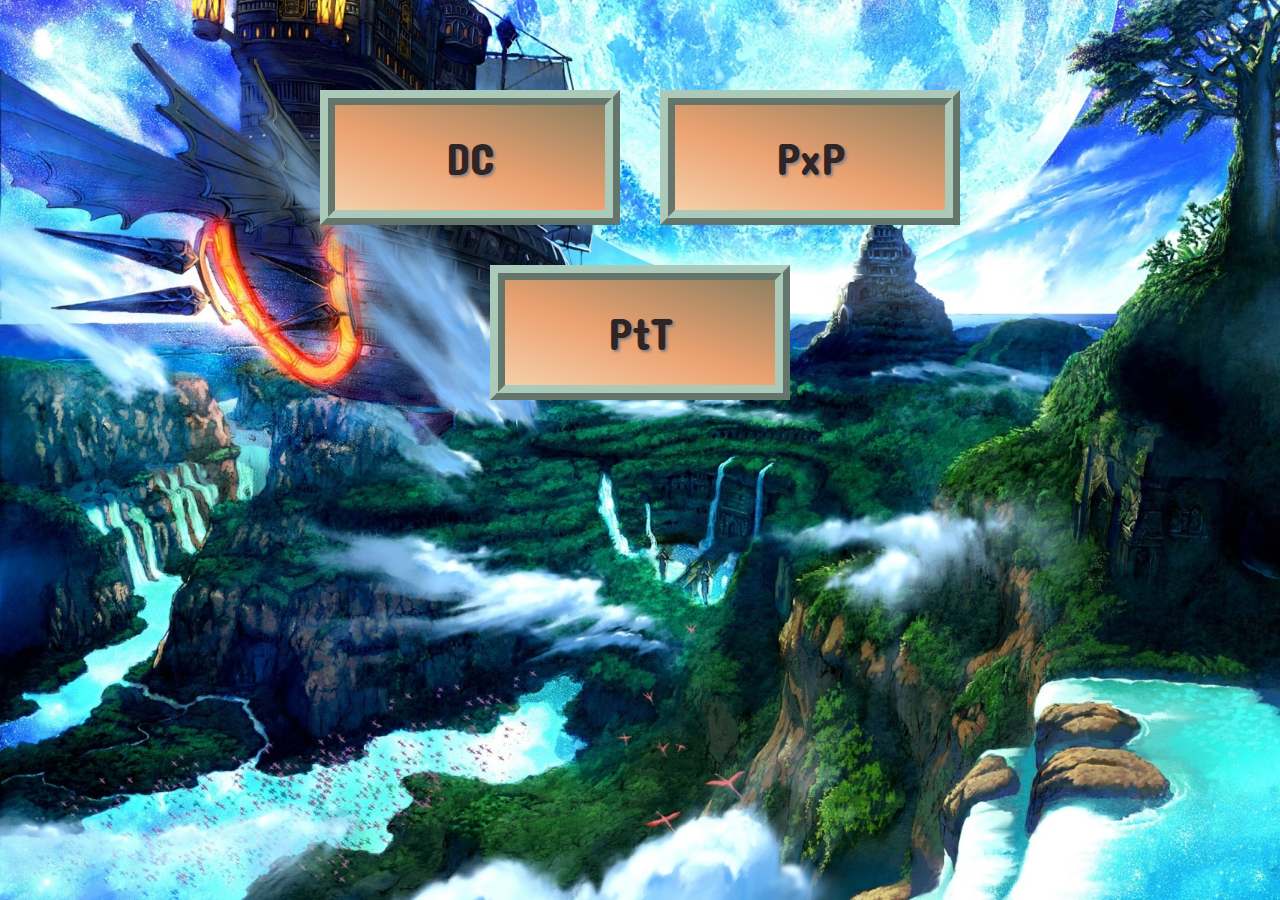
<file: index.html>
<!DOCTYPE html>
<html lang="en">

<head>
    <meta charset="UTF-8">
    <meta http-equiv="X-UA-Compatible" content="IE=edge">
    <meta name="viewport" content="width=device-width, initial-scale=1.0">
    <link rel="stylesheet" href="css/style.css">
</head>

<body>
    <div class="main">
        <div class="games">
            <a href="cards/index.html" class="game__link">
                <div class="cards game">DC <br></div>
            </a>
            <a href="pixels/index.html" class="game__link">
                <div class="pixels game">PxP <br></div>
            </a>
            <a href="treasure/index.html" class="game__link">
                <div class="treasure game">PtT <br></div>
            </a>

        </div>
    </div>
</body>

</html>
</file>
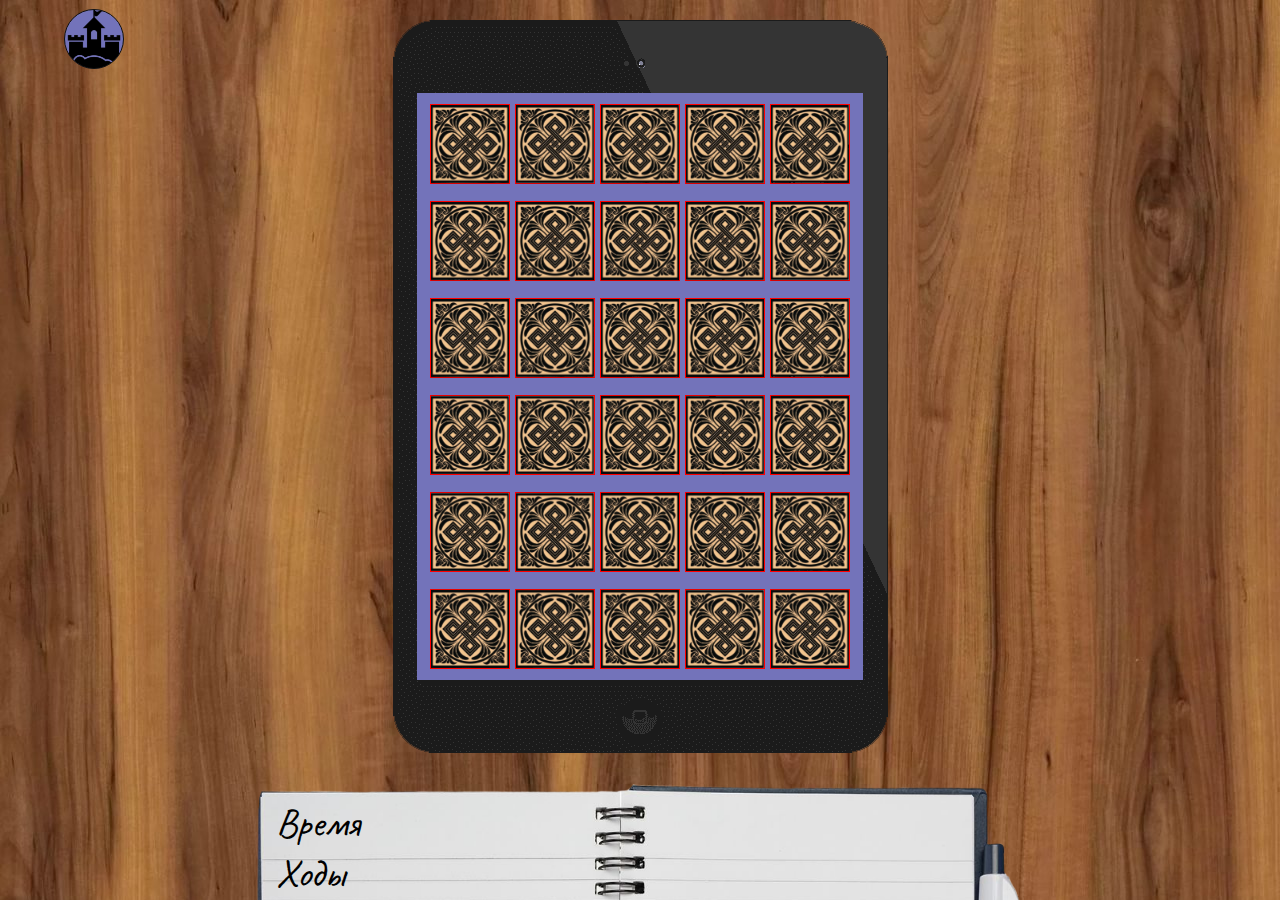
<file: cards/index.html>
<!DOCTYPE html>
<html lang="en">

<head>
    <meta charset="UTF-8">
    <meta http-equiv="X-UA-Compatible" content="IE=edge">
    <meta name="viewport" content="width=device-width, initial-scale=1.0">
    <link rel="stylesheet" href="css/style.css">
</head>

<body>
    <a href="../index.html" class="btn__home"></a>
    <div class="tablet">
        <div class="cards"></div>
        
    </div>
    <div class="stats">
        <div class="timer">Время <span></span></div>
        <div class="moves">Ходы <span></span></div>
    </div>
    <div class="result">

    </div>
    <div class="btn">рестарт</div>
    <script src="js/script.js"></script>
</body>

</html>
</file>
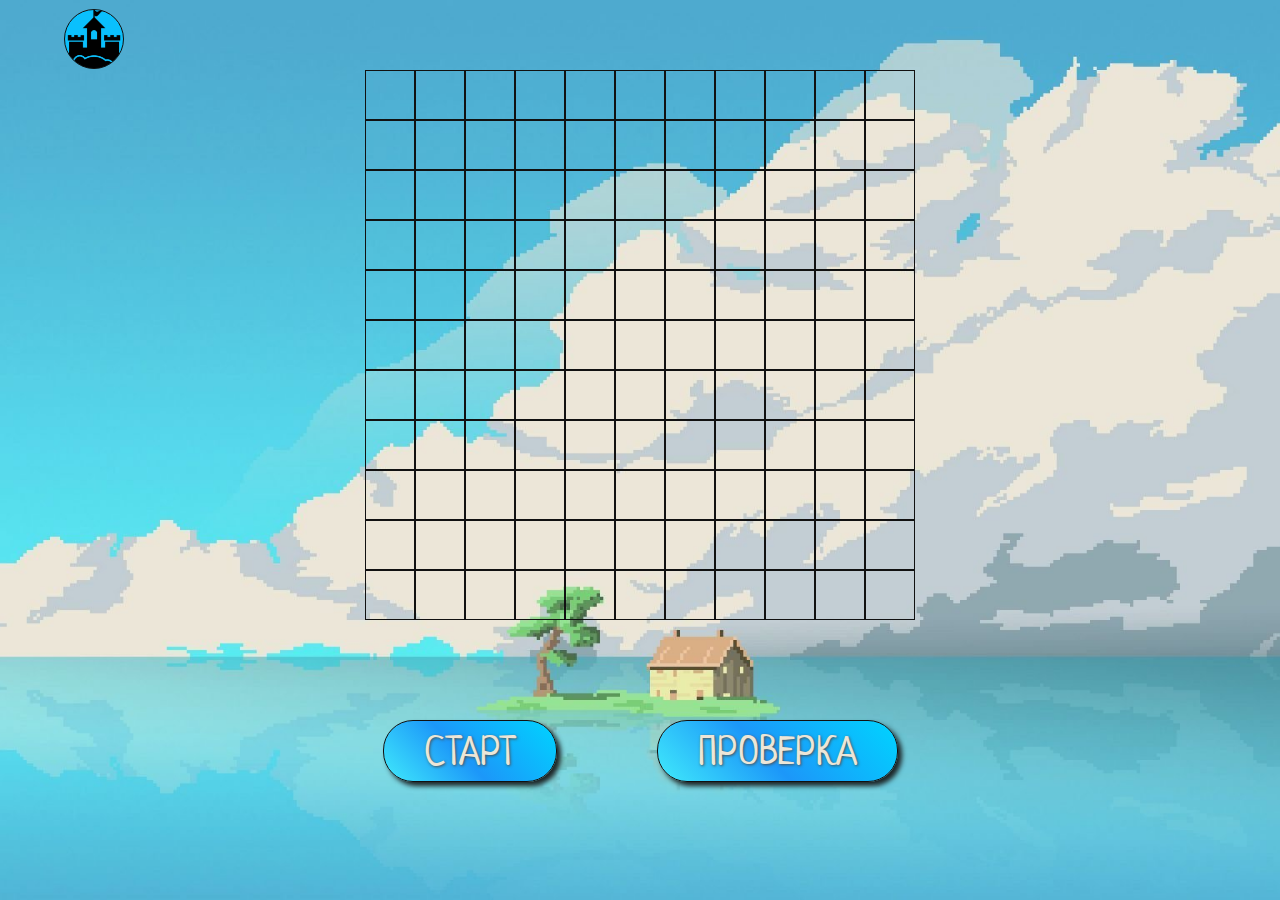
<file: pixels/index.html>
<!DOCTYPE html>
<html lang="ru">

<head>
    <meta charset="UTF-8">
    <meta http-equiv="X-UA-Compatible" content="IE=edge">
    <meta name="viewport" content="width=device-width, initial-scale=1.0">
    <link rel="stylesheet" href="css/style.css">
</head>

<body>
    <a href="../index.html" class="btn__home"></a>
    <div class="web"></div>
    <div class="btns">
        <div class="button btn-start">СТАРТ</div>
        <div class="button btn-test">ПРОВЕРКА</div>
    </div>
        <div class="result">
        <div class="result-text">результаты</div>
        <div class="button btn-retry">РЕСТАРТ</div>
    </div>
    <script src="js/base.js"></script>
    <script src="js/script.js"></script>
</body>

</html>
</file>
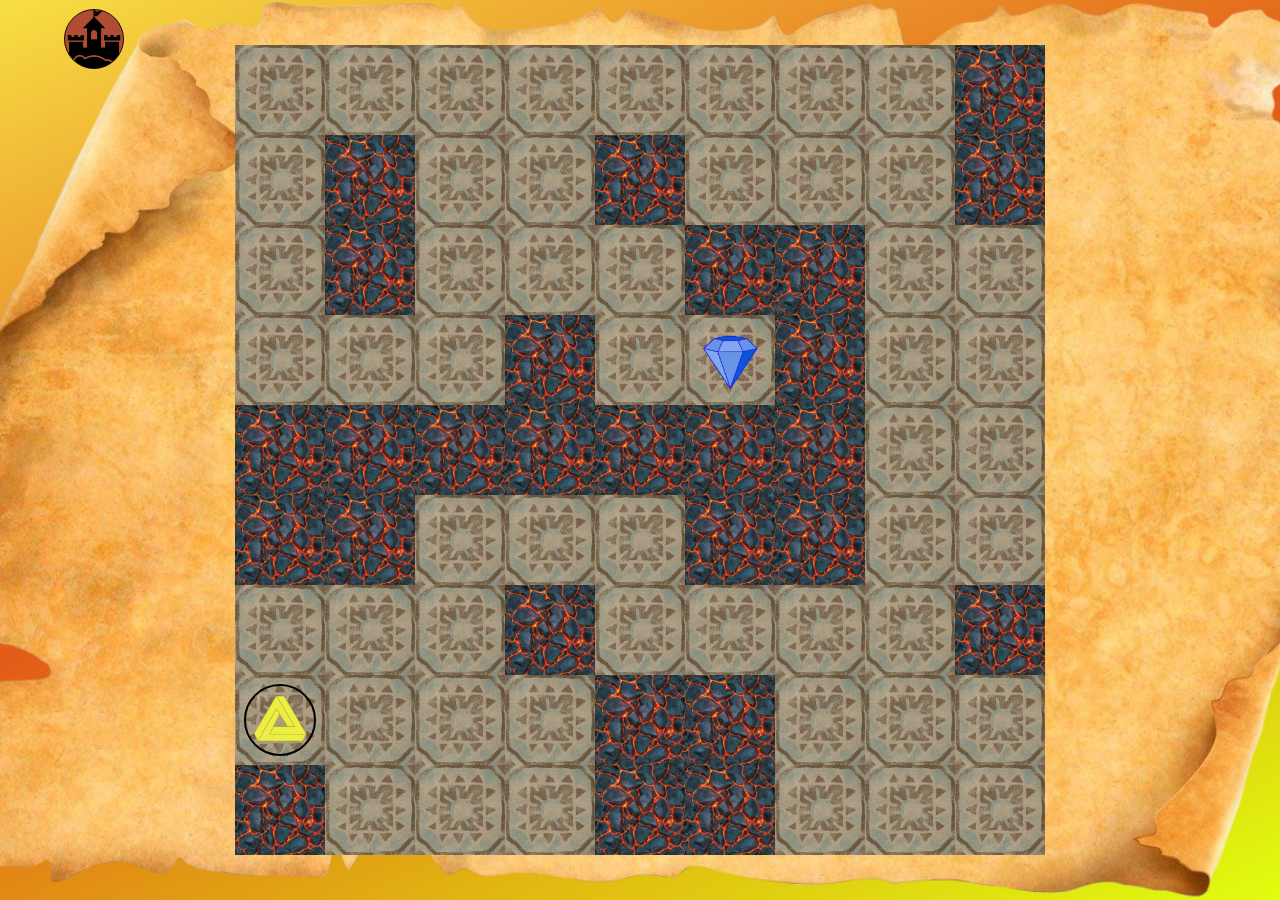
<file: treasure/index.html>
<!DOCTYPE html>
<html lang="en">

<head>
    <meta charset="UTF-8">
    <meta http-equiv="X-UA-Compatible" content="IE=edge">
    <meta name="viewport" content="width=device-width, initial-scale=1.0">
    <link rel="stylesheet" href="css/style.css">
    <title>Treasure</title>
</head>

<body>
    <a href="../index.html" class="btn__home"></a>
    <div class="frame">
        <div class="web"></div>
        <div class="control">
            <div class="btn up"></div>
            <div class="btn left"></div>
            <div class="btn right"></div>
            <div class="btn down"></div>
        </div>
        <div class="result"></div>
    </div>
    <script src="js/base.js"></script>
    <script src="js/script.js"></script>

</body>

</html>
</file>
<file: css/style.css>
@import url('null.css');
@import url('https://fonts.googleapis.com/css2?family=Concert+One&display=swap');

.main{
    background-image: url(../img/bg.jpg);
    height: 100vh;
    background-position: top left;
    background-repeat: no-repeat;
    background-size: cover;
}
.games{
    display: flex;
    justify-content: center;
    align-items: center;
    gap: 40px;
    max-width: 800px;
    margin: 0 auto;
    padding-top: 10vh;
    flex-wrap: wrap;
}
.game__link{
    width: 300px;
      
}
.game{
    color: #302524;
    background: linear-gradient(17deg, rgba(245,207,170,1) 0%, rgba(236,162,113,1) 45%, rgba(145,128,98,1) 100%);
    font-family: 'Concert One', cursive;
    text-align: center;
    width: 100%;
    height: 100%;
    font-size: 45px;
    padding: 30px;
    border: #111 1px solid;
    cursor: pointer;
    border: 4mm ridge #abcab9;
    transition: all 400ms;
    text-shadow: rgb(129, 124, 124) 2px 2px 3px;
}
.cards:hover::after{
    content: 'Duplicate Cards';
    color: #abcab9;
    text-shadow: #111 2px 2px 3px; 
}
.pixels:hover::after{
    content: 'Pixel Pictures';
    color: #abcab9;
    text-shadow: #111 2px 2px 3px; 
}
.treasure:hover::after{
    content: 'Path to Treasure';
    color: #abcab9;
    text-shadow: #111 2px 2px 3px; 
}

.game:hover{
    border: 4mm ridge #70867A;
    background: linear-gradient(17deg, rgb(189, 155, 123) 0%,rgb(204, 130, 81) 45%,rgb(179, 158, 122) 100%);
    text-shadow: rgb(233, 228, 228) 2px 2px 3px;
}
</file>
<file: cards/css/style.css>
@import url('null.css');
@import url('https://fonts.googleapis.com/css2?family=Caveat:wght@600&display=swap');
body{
    background: url(../img/bg.jpg);
    justify-content: center;
    display: flex;
    
}
.btn__home{
    position: absolute;
    top: 1%;
    left: 5%;
    background-image: url(../img/home.png);
    width: 60px;
    height: 60px;
    background-position: center;
    background-repeat: no-repeat;
    background-size: cover;
    cursor: pointer;
    z-index: 10;
    border-radius: 50%;
    border: #111 1px solid;
    background-color: #7373ba;
}
.tablet{
    position: relative;
    background-image: url(../img/tablet1.png); 
    background-position: center;
    background-size: cover;
    background-repeat: no-repeat;
    margin-top: 20px;
    max-width: 495px;
    max-height: 733px;
    z-index: 8;
    display: flex;
    justify-content: center;
    align-items: center;
}
.cards{
    background-color: #7373ba;
    justify-content: center;
    display: flex;
    width: 90%;
    height: 80%;
    padding: 5px;
    gap: 5px;
    flex-wrap: wrap;
    align-items: center;
    justify-content: center;
    z-index: 1;
}
.block{
    width: 80px;
    height: 80px;
}
.card{
    position: relative;
    width: 100%;
    height: 100%;
    font-size: 40px;
    text-align: center;
    border: red 1px solid;
    transform:  rotateY(180deg);
    transition: all 200ms;
}
.card::after{
    position: absolute;
    content: '';
    width: 100%;
    height: 100%;
    background-image: url(../img/card.jpg);
    background-size: cover;
    background-position: center;
    left: 0;
    right: 0;
    top: 0;
    bottom: 0;
    transform:  rotateY(180deg);
    transition: all 200ms;
    opacity: 1;
}
.check{
    background-color: aqua;
    transform:  rotateY(0deg);
    transition: all 200ms;
}
.check:after{
    transform:  rotateY(180deg);
    transition: all 200ms;
    opacity: 0;
}
.stats{
    font-family: 'Caveat', cursive;
    position: absolute;
    font-size: 40px;
    bottom: 0;
    background-image: url(../img/note.png);
    background-size: cover;
    background-position: top center;
    width: 60%;
    height: 13%;
    padding: 20px;
    display: flex;
    flex-direction: column;
    gap: 10px;
}
.hide{
    display: none;
}
.timer span, 
.moves span{
    float: right;
    padding-right: 75px;
}
.result{
    font-family: 'Caveat', cursive;
    display: none;
    position: absolute;
    top: 30%;
    left: 50%;
    font-size: 40px;
    line-height: 53px;
    padding: 10px;
    transform: translate(-50%,-50%);
    width: 320px;
    height: 200px;
    background-image: url(../img/note.png);
    background-position: 18% 10%;
    z-index: 10;    
}
.btn{
    display: none;
    position: absolute;
    top: 37%;
    left: 53%;
    transform: translate(-50%,-50%);
    font-family: 'Caveat', cursive;
    font-size: 40px;
    z-index: 11;
    transform: rotate(15deg);
    background-color: #dbe23c;
    box-shadow: 2px 2px 5px;
    padding: 5px 15px;
    cursor: pointer;
    transition: all 400ms;
}
.btn:hover{
    top: 40%;
    left: 55%;
    transform: rotate(30deg);
    transition: all 400ms;
}
.active{
    display: block;
}


@media(max-width:540px){
    .block{
        width: 70px;
        height: 70px;
    }
    .tablet{
        
        padding: 67px 15px;
        max-height: 650px;
        max-width: 440px;
    }
    .cards{
        width: 95%;
        height: 100%;
    }
    .stats{
        width: 80%;
        height: 20%;
    }
}
@media(max-width:480px){
    .block{
        width: 65px;
        height: 65px;
    }
    .tablet{
        padding: 60px 15px;
        max-height: 610px;
        max-width: 415px;
    }
}
@media(max-width:420px){
    .block{
        width: 57px;
        height: 57px;
    }
    .tablet{
        padding: 55px 10px;
        max-height: 550px;
        max-width: 370px;
    }
}
@media(max-width:370px){
    .block{
        width: 50px;
        height: 50px;
    }
    .tablet{
        padding: 50px 10px;
        max-height: 480px;
        max-width: 320px;
    }
}
</file>
<file: pixels/css/style.css>
@import url('null.css');
@import url('https://fonts.googleapis.com/css2?family=Neucha&display=swap');

body{
    font-family: 'Neucha', cursive;
    font-size: 40px;
    display: flex;
    flex-direction: column;
    align-items: center;
    gap: 30px;
    background-image: url(../img/bg.jpg);
    background-position: center;
    background-repeat: no-repeat;
    background-size: cover;
    /* position: relative; */
}
.btn__home{
    position: absolute;
    top: 1%;
    left: 5%;
    background-image: url(../img/home.png);
    width: 60px;
    height: 60px;
    background-position: center;
    background-repeat: no-repeat;
    background-size: cover;
    cursor: pointer;
    z-index: 10;
    border-radius: 50%;
    border: #111 1px solid;
    background-color: #0ac0fd;
}
.web{
    display: grid;
    grid-template-columns: repeat(11,1fr);
    max-width: 550px;
    margin: 70px auto;
}
.block{
    width: 50px;
    height: 50px;
    border: #111 1px solid;
}
.block.checked{
    background-color: #111;
}
.btns   {
    display: flex;
    gap: 100px;
}
.pixel.checked{
    background-color: red;
    opacity: 0.5;
    width: 100%;
    height: 100%;
}
.button{
    color: #ece6d8;
    text-shadow: #4a4f52 1px 1px 3px;
    font-size: 40px;
    display: inline-block;
    background: linear-gradient(47deg, rgba(64,234,251,1) 0%, rgba(28,151,249,1) 45%, rgba(0,212,255,1) 100%);
    border: #111 1px solid;
    padding: 10px 40px;
    border-radius: 30px;
    box-shadow: #1d2527 4px 4px 5px;
}
.result{
    width: 550px;
    padding: 60px;
    display: flex;
    gap: 10px;
    flex-direction: column;
    align-items: center;
    position: absolute;
    top: -30%;
    left: 50%;
    transform: translate(-50%,-50%);
    background-color: #111;
    clip-path: polygon(100.00% 0.00%,100.00% 75%,50% 100%,0.00% 75%,0.00% 0.00%,50% 15%);
    transition: all 300ms ease-out;
    z-index: 10;
}
.result::after{
    position: absolute;
    content: '';
    width: 100%;
    height: 100%;
    background: linear-gradient(0deg, rgba(236,230,216,1) 0%, rgba(195,206,212,1) 45%, rgba(144,169,176,1) 100%);
    top: -4px;
    left: -4px;
    z-index: -1;
    clip-path: polygon(100.00% 0.00%,100.00% 75%,50% 100%,0.00% 75%,0.00% 0.00%,50% 15%);
}
.result.active{
    top: 75%;
    
}
.btn-retry{
    margin: 10px;
}

@media(max-width: 570px){
    .block{
        width: 40px;
        height: 40px;
    }
    .web{
        width: 440px;
    }
    .btns{
        gap: 30px;
    }
    .result.active{
        top: 70%;
        width: 440px;
    }
}
@media(max-width: 450px){
    .block{
        width: 29px;
        height: 29px;
    }
    .web{
        margin-bottom: 20px;
        width: 319px;
    }
    .btns{
        flex-direction: column;
        align-items: center;
        gap: 30px;
    }
    .result.active{
        top: 78%;
        width: 319px;
    }
}
</file>
<file: treasure/css/style.css>
@import url('null.css');
@import url('https://fonts.googleapis.com/css2?family=Caveat:wght@700&display=swap');

body{
    background: linear-gradient(156deg, rgba(247,223,68,1) 0%, rgba(226,91,23,1) 45%, rgba(224,254,14,1) 100%);;
}
.btn__home{
    position: absolute;
    top: 1%;
    left: 5%;
    background-image: url(../img/home.png);
    width: 60px;
    height: 60px;
    background-position: center;
    background-repeat: no-repeat;
    background-size: cover;
    cursor: pointer;
    z-index: 10;
    border-radius: 50%;
    border: #111 1px solid;
    background-color: #af4c32;
}
.frame {
    padding: 30px 10px;
    background-image: url(../img/bg.png);
    background-position: center;
    background-repeat: no-repeat;
    background-size: cover;
    height: 100%;
    display: flex;
    flex-direction: column;
    align-items: center;
    justify-content: center;
    gap: 60px;
    position: relative;
}

.web {
    display: grid;
    grid-template-columns: repeat(9, 1fr);
    width: 810px;
   
}
.control{

    position: relative;
    display: none;
    width: 100px;
    height: 100px;
}
.btn{
    position: absolute;
    background-color: rgb(92, 18, 18);
    width: 50px;
    height: 50px;
    clip-path: polygon(0% 20%, 60% 20%, 60% 0%, 100% 50%, 60% 100%, 60% 80%, 0% 80%);
    cursor: pointer;
}
.up{
    top:-50%;
    right: 25%;
    transform: rotate(-90deg);
}
.left{
    top: 0;
    left: -25%;
    transform: rotate(180deg);
}
.right{
    right: -25%;
    top: 0;
}
.down{
    transform: rotate(90deg);
    bottom: 0;
    left: 25%;
    
}
.result{
    font-family: 'Caveat', cursive;
    font-weight: 700;
    padding-top: 70px;
    text-align: center;
    font-size: 50px;
    line-height: 60px;
    display: none;
    position: absolute;
    width: 590px;
    height: 390px;
    top: 40%;
    left: 50%;
    transform: translate(-50%,-50%);
    background-image: url(../img/bg.png);
    background-repeat: no-repeat;
    background-size: cover;
    background-position: center;
}
.result.active{
    display: block;
}
.block {
    
    height: 90px;
    width: 90px;
    display: flex;
    align-items: center;
    justify-content: center;
}

.block.active {
    background-image: url(../img/block_re.jpg);
    background-repeat: no-repeat;
    background-size: cover;
    background-position: center;
}

.block.grass {
    background-image: url(../img/lava.jpg);
    background-repeat: no-repeat;
    background-size: cover;
    background-position: center;
}

.path {
    background-position: center;
    background-repeat: no-repeat;
    background-size: cover;
    width: 80%;
    height: 80%;
}

.path.active {
    background-image: url(../img/path.png);

}

.path.finish {
    background-image: url(../img/prize.png);

}

.char {
    border-radius: 50%;
    border: black 2px solid;
}

@media(max-width: 840px){
    .web{
        width: 450px;
    }
    .block{
        width: 50px;
        height: 50px;
    }
    .control{
        display: flex;
    }
    .result{
        padding-top: 50px;
        width: 420px;
        height: 280px;
    }
}
@media(max-width: 460px){
    .web{
        width: 315px;
    }
    .block{
        width: 35px;
        height: 35px;
    }
    .result{
        padding-top: 30px;
        line-height: 40px;
        width: 280px;
        height: 180px;
    }
}
</file>
